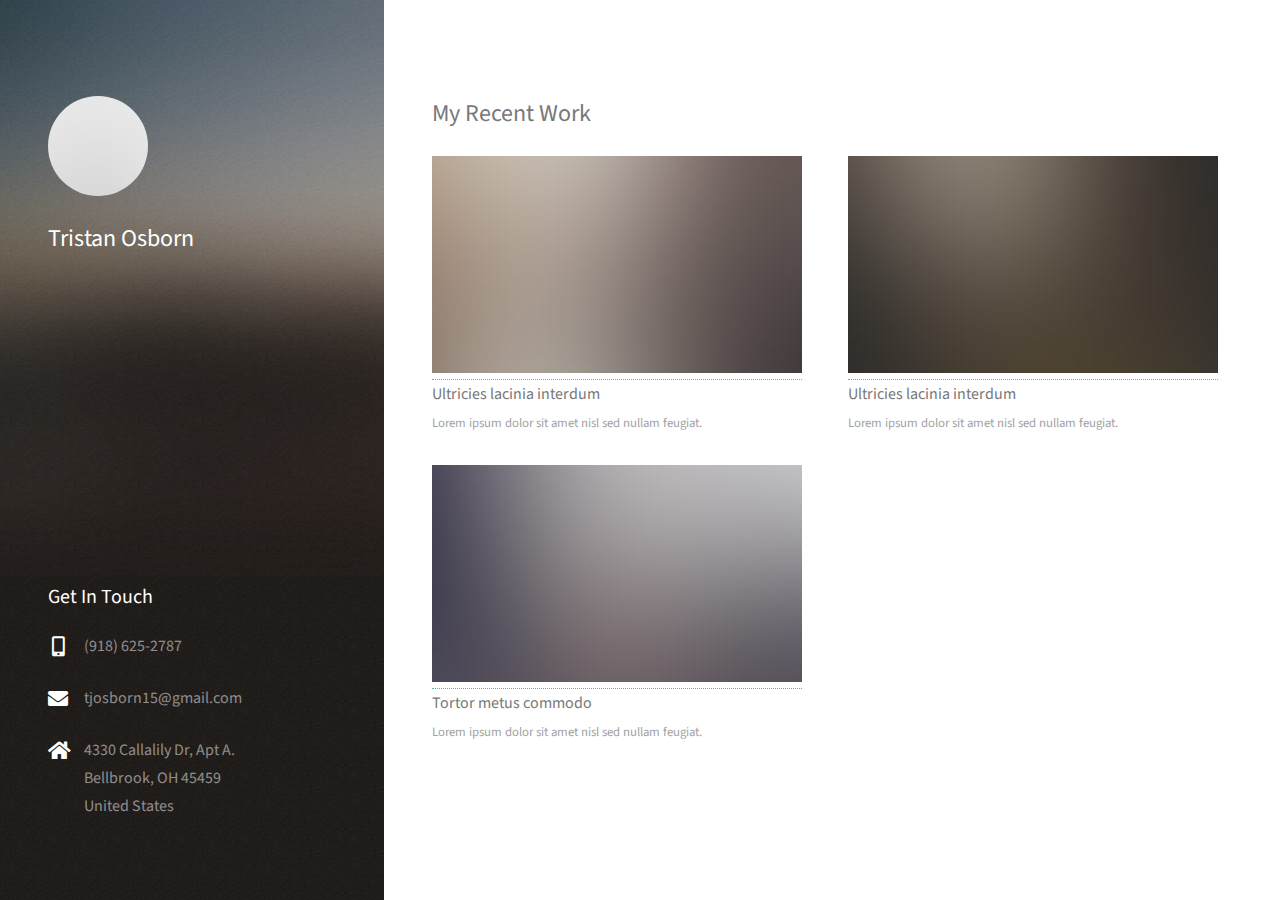
<file: index.html>
<!DOCTYPE HTML>

<html>
	<head>
		<title>tristan osborn</title>
		<meta charset="utf-8" />
		<meta name="viewport" content="width=device-width, initial-scale=1, user-scalable=no" />
		<link rel="stylesheet" href="assets/css/main.css" />
	</head>
	<body class="is-preload">

		<!-- Header -->
			<header id="header">
				<div class="inner">
					<a href="#" class="image avatar"><img src="images/avatar.jpg" alt="" /></a>
					<h2><strong>Tristan Osborn</strong></h2></br>
				</div>

			<h3>Get In Touch</h3>
			<div>
				<div class="col-4 col-12-small">
					<ul class="labeled-icons">
						<li>
							<h3 class="icon solid fa-mobile-alt"><span class="label">Phone</span></h3>
							(918) 625-2787
						</li>
						<li>
							<h3 class="icon solid fa-envelope"><span class="label">Email</span></h3>
							tjosborn15@gmail.com</a>
						</li>
						<li>
							<h3 class="icon solid fa-home"><span class="label">Address</span></h3>
							4330 Callalily Dr, Apt A.<br />
							Bellbrook, OH 45459<br />
							United States
						</li>
					</ul>
				</div>
			</header>

		<!-- Main -->
			<div id="main">

				<!-- Two -->
					<section id="two">
						<h2>My Recent Work</h2>
						<div class="row">
							<article class="col-6 col-12-xsmall work-item">
								<a href="cars4u_final-2.html" target="_blank"><img src="images/thumbs/01.jpg" alt="" /></a>
								<h3>Ultricies lacinia interdum</h3>
								<p>Lorem ipsum dolor sit amet nisl sed nullam feugiat.</p>
							</article>
							<article class="col-6 col-12-xsmall work-item">
							    <a href="Foo-2.html" target="_blank">
							        <img src="images/thumbs/02.jpg" alt="" />
							    </a>
							    <h3>Ultricies lacinia interdum</h3>
							    <p>Lorem ipsum dolor sit amet nisl sed nullam feugiat.</p>
							</article>
							<article class="col-6 col-12-xsmall work-item">
								<a href="BostonHousing.html" target="_blank"><img src="images/thumbs/03.jpg" alt="" /></a>
								<h3>Tortor metus commodo</h3>
								<p>Lorem ipsum dolor sit amet nisl sed nullam feugiat.</p>
							</article>
						</div>
					</section>

			</div>

		<!-- Scripts -->
			<script src="assets/js/jquery.min.js"></script>
			<script src="assets/js/jquery.poptrox.min.js"></script>
			<script src="assets/js/browser.min.js"></script>
			<script src="assets/js/breakpoints.min.js"></script>
			<script src="assets/js/util.js"></script>
			<script src="assets/js/main.js"></script>

	</body>
</html>
</file>
<file: assets/css/main.css>
@import url("fontawesome-all.min.css");
@import url("https://fonts.googleapis.com/css?family=Source+Sans+Pro:400,400italic");

/*
	Strata by HTML5 UP
	html5up.net | @ajlkn
	Free for personal and commercial use under the CCA 3.0 license (html5up.net/license)
*/

html, body, div, span, applet, object,
iframe, h1, h2, h3, h4, h5, h6, p, blockquote,
pre, a, abbr, acronym, address, big, cite,
code, del, dfn, em, img, ins, kbd, q, s, samp,
small, strike, strong, sub, sup, tt, var, b,
u, i, center, dl, dt, dd, ol, ul, li, fieldset,
form, label, legend, table, caption, tbody,
tfoot, thead, tr, th, td, article, aside,
canvas, details, embed, figure, figcaption,
footer, header, hgroup, menu, nav, output, ruby,
section, summary, time, mark, audio, video {
	margin: 0;
	padding: 0;
	border: 0;
	font-size: 100%;
	font: inherit;
	vertical-align: baseline;}

article, aside, details, figcaption, figure,
footer, header, hgroup, menu, nav, section {
	display: block;}

body {
	line-height: 1;
}

ol, ul {
	list-style: none;
}

blockquote, q {
	quotes: none;
}

	blockquote:before, blockquote:after, q:before, q:after {
		content: '';
		content: none;
	}

table {
	border-collapse: collapse;
	border-spacing: 0;
}

body {
	-webkit-text-size-adjust: none;
}

mark {
	background-color: transparent;
	color: inherit;
}

input::-moz-focus-inner {
	border: 0;
	padding: 0;
}

input, select, textarea {
	-moz-appearance: none;
	-webkit-appearance: none;
	-ms-appearance: none;
	appearance: none;
}

/* Basic */

	html {
		box-sizing: border-box;
	}

	*, *:before, *:after {
		box-sizing: inherit;
	}

	body {
		background: #fff;
	}

		body.is-preload *, body.is-preload *:before, body.is-preload *:after {
			-moz-animation: none !important;
			-webkit-animation: none !important;
			-ms-animation: none !important;
			animation: none !important;
			-moz-transition: none !important;
			-webkit-transition: none !important;
			-ms-transition: none !important;
			transition: none !important;
		}

	body, input, select, textarea {
		color: #a2a2a2;
		font-family: "Source Sans Pro", Helvetica, sans-serif;
		font-size: 16pt;
		font-weight: 400;
		line-height: 1.75em;
	}

	a {
		-moz-transition: color 0.2s ease-in-out, border-color 0.2s ease-in-out;
		-webkit-transition: color 0.2s ease-in-out, border-color 0.2s ease-in-out;
		-ms-transition: color 0.2s ease-in-out, border-color 0.2s ease-in-out;
		transition: color 0.2s ease-in-out, border-color 0.2s ease-in-out;
		border-bottom: dotted 1px;
		color: #49bf9d;
		text-decoration: none;
	}

		a:hover {
			border-bottom-color: transparent;
			color: #49bf9d !important;
			text-decoration: none;
		}

	strong, b {
		color: #787878;
		font-weight: 400;
	}

	em, i {
		font-style: italic;
	}

	p {
		margin: 0 0 2em 0;
	}

	h1, h2, h3, h4, h5, h6 {
		color: #787878;
		font-weight: 400;
		line-height: 1em;
		margin: 0 0 1em 0;
	}

		h1 a, h2 a, h3 a, h4 a, h5 a, h6 a {
			color: inherit;
			text-decoration: none;
		}

	h1 {
		font-size: 2em;
		line-height: 1.5em;
	}

	h2 {
		font-size: 1.5em;
		line-height: 1.5em;
	}

	h3 {
		font-size: 1.25em;
		line-height: 1.5em;
	}

	h4 {
		font-size: 1.1em;
		line-height: 1.5em;
	}

	h5 {
		font-size: 0.9em;
		line-height: 1.5em;
	}

	h6 {
		font-size: 0.7em;
		line-height: 1.5em;
	}

	sub {
		font-size: 0.8em;
		position: relative;
		top: 0.5em;
	}

	sup {
		font-size: 0.8em;
		position: relative;
		top: -0.5em;
	}

	hr {
		border: 0;
		border-bottom: solid 2px #efefef;
		margin: 2em 0;
	}

		hr.major {
			margin: 3em 0;
		}

	blockquote {
		border-left: solid 6px #efefef;
		font-style: italic;
		margin: 0 0 2em 0;
		padding: 0.5em 0 0.5em 1.5em;
	}

	code {
		background: #f7f7f7;
		border-radius: 0.35em;
		border: solid 2px #efefef;
		font-family: "Courier New", monospace;
		font-size: 0.9em;
		margin: 0 0.25em;
		padding: 0.25em 0.65em;
	}

	pre {
		-webkit-overflow-scrolling: touch;
		font-family: "Courier New", monospace;
		font-size: 0.9em;
		margin: 0 0 2em 0;
	}

		pre code {
			display: block;
			line-height: 1.75em;
			padding: 1em 1.5em;
			overflow-x: auto;
		}

	.align-left {
		text-align: left;
	}

	.align-center {
		text-align: center;
	}

	.align-right {
		text-align: right;
	}

/* Container */

	.container {
		margin: 0 auto;
		max-width: calc(100% - 4em);
		width: 100%;
	}

		.container.xsmall {
			width: 25%;
		}

		.container.small {
			width: 50%;
		}

		.container.medium {
			width: 75%;
		}

		.container.large {
			width: 125%;
		}

		.container.xlarge {
			width: 150%;
		}

		.container.max {
			width: 100%;
		}

		@media screen and (max-width: 980px) {

			.container {
				width: 100% !important;
				max-width: 100% !important;
			}

		}

		@media screen and (max-width: 480px) {

			.container {
				max-width: calc(100% - 3em);
			}

		}

/* tile */

	.tile {
		border-radius: 0.35em;
		border: 0;
		display: inline-block;
		position: relative;
	}

/* Row */

	.row {
		display: flex;
		flex-wrap: wrap;
		box-sizing: border-box;
		align-items: stretch;
	}

		.row > * {
			box-sizing: border-box;
		}

		.row.gtr-uniform > * > :last-child {
			margin-bottom: 0;
		}

		.row.aln-left {
			justify-content: flex-start;
		}

		.row.aln-center {
			justify-content: center;
		}

		.row.aln-right {
			justify-content: flex-end;
		}

		.row.aln-top {
			align-items: flex-start;
		}

		.row.aln-middle {
			align-items: center;
		}

		.row.aln-bottom {
			align-items: flex-end;
		}

		.row > .imp {
			order: -1;
		}

		.row > .col-1 {
			width: 8.33333%;
		}

		.row > .off-1 {
			margin-left: 8.33333%;
		}

		.row > .col-2 {
			width: 16.66667%;
		}

		.row > .off-2 {
			margin-left: 16.66667%;
		}

		.row > .col-3 {
			width: 25%;
		}

		.row > .off-3 {
			margin-left: 25%;
		}

		.row > .col-4 {
			width: 33.33333%;
		}

		.row > .off-4 {
			margin-left: 33.33333%;
		}

		.row > .col-5 {
			width: 41.66667%;
		}

		.row > .off-5 {
			margin-left: 41.66667%;
		}

		.row > .col-6 {
			width: 50%;
		}

		.row > .off-6 {
			margin-left: 50%;
		}

		.row > .col-7 {
			width: 58.33333%;
		}

		.row > .off-7 {
			margin-left: 58.33333%;
		}

		.row > .col-8 {
			width: 66.66667%;
		}

		.row > .off-8 {
			margin-left: 66.66667%;
		}

		.row > .col-9 {
			width: 75%;
		}

		.row > .off-9 {
			margin-left: 75%;
		}

		.row > .col-10 {
			width: 83.33333%;
		}

		.row > .off-10 {
			margin-left: 83.33333%;
		}

		.row > .col-11 {
			width: 91.66667%;
		}

		.row > .off-11 {
			margin-left: 91.66667%;
		}

		.row > .col-12 {
			width: 100%;
		}

		.row > .off-12 {
			margin-left: 100%;
		}

		.row.gtr-0 {
			margin-top: 0;
			margin-left: 0em;
		}

			.row.gtr-0 > * {
				padding: 0 0 0 0em;
			}

			.row.gtr-0.gtr-uniform {
				margin-top: 0em;
			}

				.row.gtr-0.gtr-uniform > * {
					padding-top: 0em;
				}

		.row.gtr-25 {
			margin-top: 0;
			margin-left: -0.625em;
		}

			.row.gtr-25 > * {
				padding: 0 0 0 0.625em;
			}

			.row.gtr-25.gtr-uniform {
				margin-top: -0.625em;
			}

				.row.gtr-25.gtr-uniform > * {
					padding-top: 0.625em;
				}

		.row.gtr-50 {
			margin-top: 0;
			margin-left: -1.25em;
		}

			.row.gtr-50 > * {
				padding: 0 0 0 1.25em;
			}

			.row.gtr-50.gtr-uniform {
				margin-top: -1.25em;
			}

				.row.gtr-50.gtr-uniform > * {
					padding-top: 1.25em;
				}

		.row {
			margin-top: 0;
			margin-left: -2.5em;
		}

			.row > * {
				padding: 0 0 0 2.5em;
			}

			.row.gtr-uniform {
				margin-top: -2.5em;
			}

				.row.gtr-uniform > * {
					padding-top: 2.5em;
				}

		.row.gtr-150 {
			margin-top: 0;
			margin-left: -3.75em;
		}

			.row.gtr-150 > * {
				padding: 0 0 0 3.75em;
			}

			.row.gtr-150.gtr-uniform {
				margin-top: -3.75em;
			}

				.row.gtr-150.gtr-uniform > * {
					padding-top: 3.75em;
				}

		.row.gtr-200 {
			margin-top: 0;
			margin-left: -5em;
		}

			.row.gtr-200 > * {
				padding: 0 0 0 5em;
			}

			.row.gtr-200.gtr-uniform {
				margin-top: -5em;
			}

				.row.gtr-200.gtr-uniform > * {
					padding-top: 5em;
				}

		@media screen and (max-width: 1800px) {

			.row {
				display: flex;
				flex-wrap: wrap;
				box-sizing: border-box;
				align-items: stretch;
			}

				.row > * {
					box-sizing: border-box;
				}

				.row.gtr-uniform > * > :last-child {
					margin-bottom: 0;
				}

				.row.aln-left {
					justify-content: flex-start;
				}

				.row.aln-center {
					justify-content: center;
				}

				.row.aln-right {
					justify-content: flex-end;
				}

				.row.aln-top {
					align-items: flex-start;
				}

				.row.aln-middle {
					align-items: center;
				}

				.row.aln-bottom {
					align-items: flex-end;
				}

				.row > .imp-xlarge {
					order: -1;
				}

				.row > .col-1-xlarge {
					width: 8.33333%;
				}

				.row > .off-1-xlarge {
					margin-left: 8.33333%;
				}

				.row > .col-2-xlarge {
					width: 16.66667%;
				}

				.row > .off-2-xlarge {
					margin-left: 16.66667%;
				}

				.row > .col-3-xlarge {
					width: 25%;
				}

				.row > .off-3-xlarge {
					margin-left: 25%;
				}

				.row > .col-4-xlarge {
					width: 33.33333%;
				}

				.row > .off-4-xlarge {
					margin-left: 33.33333%;
				}

				.row > .col-5-xlarge {
					width: 41.66667%;
				}

				.row > .off-5-xlarge {
					margin-left: 41.66667%;
				}

				.row > .col-6-xlarge {
					width: 50%;
				}

				.row > .off-6-xlarge {
					margin-left: 50%;
				}

				.row > .col-7-xlarge {
					width: 58.33333%;
				}

				.row > .off-7-xlarge {
					margin-left: 58.33333%;
				}

				.row > .col-8-xlarge {
					width: 66.66667%;
				}

				.row > .off-8-xlarge {
					margin-left: 66.66667%;
				}

				.row > .col-9-xlarge {
					width: 75%;
				}

				.row > .off-9-xlarge {
					margin-left: 75%;
				}

				.row > .col-10-xlarge {
					width: 83.33333%;
				}

				.row > .off-10-xlarge {
					margin-left: 83.33333%;
				}

				.row > .col-11-xlarge {
					width: 91.66667%;
				}

				.row > .off-11-xlarge {
					margin-left: 91.66667%;
				}

				.row > .col-12-xlarge {
					width: 100%;
				}

				.row > .off-12-xlarge {
					margin-left: 100%;
				}

				.row.gtr-0 {
					margin-top: 0;
					margin-left: 0em;
				}

					.row.gtr-0 > * {
						padding: 0 0 0 0em;
					}

					.row.gtr-0.gtr-uniform {
						margin-top: 0em;
					}

						.row.gtr-0.gtr-uniform > * {
							padding-top: 0em;
						}

				.row.gtr-25 {
					margin-top: 0;
					margin-left: -0.625em;
				}

					.row.gtr-25 > * {
						padding: 0 0 0 0.625em;
					}

					.row.gtr-25.gtr-uniform {
						margin-top: -0.625em;
					}

						.row.gtr-25.gtr-uniform > * {
							padding-top: 0.625em;
						}

				.row.gtr-50 {
					margin-top: 0;
					margin-left: -1.25em;
				}

					.row.gtr-50 > * {
						padding: 0 0 0 1.25em;
					}

					.row.gtr-50.gtr-uniform {
						margin-top: -1.25em;
					}

						.row.gtr-50.gtr-uniform > * {
							padding-top: 1.25em;
						}

				.row {
					margin-top: 0;
					margin-left: -2.5em;
				}

					.row > * {
						padding: 0 0 0 2.5em;
					}

					.row.gtr-uniform {
						margin-top: -2.5em;
					}

						.row.gtr-uniform > * {
							padding-top: 2.5em;
						}

				.row.gtr-150 {
					margin-top: 0;
					margin-left: -3.75em;
				}

					.row.gtr-150 > * {
						padding: 0 0 0 3.75em;
					}

					.row.gtr-150.gtr-uniform {
						margin-top: -3.75em;
					}

						.row.gtr-150.gtr-uniform > * {
							padding-top: 3.75em;
						}

				.row.gtr-200 {
					margin-top: 0;
					margin-left: -5em;
				}

					.row.gtr-200 > * {
						padding: 0 0 0 5em;
					}

					.row.gtr-200.gtr-uniform {
						margin-top: -5em;
					}

						.row.gtr-200.gtr-uniform > * {
							padding-top: 5em;
						}

		}

		@media screen and (max-width: 1280px) {

			.row {
				display: flex;
				flex-wrap: wrap;
				box-sizing: border-box;
				align-items: stretch;
			}

				.row > * {
					box-sizing: border-box;
				}

				.row.gtr-uniform > * > :last-child {
					margin-bottom: 0;
				}

				.row.aln-left {
					justify-content: flex-start;
				}

				.row.aln-center {
					justify-content: center;
				}

				.row.aln-right {
					justify-content: flex-end;
				}

				.row.aln-top {
					align-items: flex-start;
				}

				.row.aln-middle {
					align-items: center;
				}

				.row.aln-bottom {
					align-items: flex-end;
				}

				.row > .imp-large {
					order: -1;
				}

				.row > .col-1-large {
					width: 8.33333%;
				}

				.row > .off-1-large {
					margin-left: 8.33333%;
				}

				.row > .col-2-large {
					width: 16.66667%;
				}

				.row > .off-2-large {
					margin-left: 16.66667%;
				}

				.row > .col-3-large {
					width: 25%;
				}

				.row > .off-3-large {
					margin-left: 25%;
				}

				.row > .col-4-large {
					width: 33.33333%;
				}

				.row > .off-4-large {
					margin-left: 33.33333%;
				}

				.row > .col-5-large {
					width: 41.66667%;
				}

				.row > .off-5-large {
					margin-left: 41.66667%;
				}

				.row > .col-6-large {
					width: 50%;
				}

				.row > .off-6-large {
					margin-left: 50%;
				}

				.row > .col-7-large {
					width: 58.33333%;
				}

				.row > .off-7-large {
					margin-left: 58.33333%;
				}

				.row > .col-8-large {
					width: 66.66667%;
				}

				.row > .off-8-large {
					margin-left: 66.66667%;
				}

				.row > .col-9-large {
					width: 75%;
				}

				.row > .off-9-large {
					margin-left: 75%;
				}

				.row > .col-10-large {
					width: 83.33333%;
				}

				.row > .off-10-large {
					margin-left: 83.33333%;
				}

				.row > .col-11-large {
					width: 91.66667%;
				}

				.row > .off-11-large {
					margin-left: 91.66667%;
				}

				.row > .col-12-large {
					width: 100%;
				}

				.row > .off-12-large {
					margin-left: 100%;
				}

				.row.gtr-0 {
					margin-top: 0;
					margin-left: 0em;
				}

					.row.gtr-0 > * {
						padding: 0 0 0 0em;
					}

					.row.gtr-0.gtr-uniform {
						margin-top: 0em;
					}

						.row.gtr-0.gtr-uniform > * {
							padding-top: 0em;
						}

				.row.gtr-25 {
					margin-top: 0;
					margin-left: -0.5em;
				}

					.row.gtr-25 > * {
						padding: 0 0 0 0.5em;
					}

					.row.gtr-25.gtr-uniform {
						margin-top: -0.5em;
					}

						.row.gtr-25.gtr-uniform > * {
							padding-top: 0.5em;
						}

				.row.gtr-50 {
					margin-top: 0;
					margin-left: -1em;
				}

					.row.gtr-50 > * {
						padding: 0 0 0 1em;
					}

					.row.gtr-50.gtr-uniform {
						margin-top: -1em;
					}

						.row.gtr-50.gtr-uniform > * {
							padding-top: 1em;
						}

				.row {
					margin-top: 0;
					margin-left: -2em;
				}

					.row > * {
						padding: 0 0 0 2em;
					}

					.row.gtr-uniform {
						margin-top: -2em;
					}

						.row.gtr-uniform > * {
							padding-top: 2em;
						}

				.row.gtr-150 {
					margin-top: 0;
					margin-left: -3em;
				}

					.row.gtr-150 > * {
						padding: 0 0 0 3em;
					}

					.row.gtr-150.gtr-uniform {
						margin-top: -3em;
					}

						.row.gtr-150.gtr-uniform > * {
							padding-top: 3em;
						}

				.row.gtr-200 {
					margin-top: 0;
					margin-left: -4em;
				}

					.row.gtr-200 > * {
						padding: 0 0 0 4em;
					}

					.row.gtr-200.gtr-uniform {
						margin-top: -4em;
					}

						.row.gtr-200.gtr-uniform > * {
							padding-top: 4em;
						}

		}

		@media screen and (max-width: 980px) {

			.row {
				display: flex;
				flex-wrap: wrap;
				box-sizing: border-box;
				align-items: stretch;
			}

				.row > * {
					box-sizing: border-box;
				}

				.row.gtr-uniform > * > :last-child {
					margin-bottom: 0;
				}

				.row.aln-left {
					justify-content: flex-start;
				}

				.row.aln-center {
					justify-content: center;
				}

				.row.aln-right {
					justify-content: flex-end;
				}

				.row.aln-top {
					align-items: flex-start;
				}

				.row.aln-middle {
					align-items: center;
				}

				.row.aln-bottom {
					align-items: flex-end;
				}

				.row > .imp-medium {
					order: -1;
				}

				.row > .col-1-medium {
					width: 8.33333%;
				}

				.row > .off-1-medium {
					margin-left: 8.33333%;
				}

				.row > .col-2-medium {
					width: 16.66667%;
				}

				.row > .off-2-medium {
					margin-left: 16.66667%;
				}

				.row > .col-3-medium {
					width: 25%;
				}

				.row > .off-3-medium {
					margin-left: 25%;
				}

				.row > .col-4-medium {
					width: 33.33333%;
				}

				.row > .off-4-medium {
					margin-left: 33.33333%;
				}

				.row > .col-5-medium {
					width: 41.66667%;
				}

				.row > .off-5-medium {
					margin-left: 41.66667%;
				}

				.row > .col-6-medium {
					width: 50%;
				}

				.row > .off-6-medium {
					margin-left: 50%;
				}

				.row > .col-7-medium {
					width: 58.33333%;
				}

				.row > .off-7-medium {
					margin-left: 58.33333%;
				}

				.row > .col-8-medium {
					width: 66.66667%;
				}

				.row > .off-8-medium {
					margin-left: 66.66667%;
				}

				.row > .col-9-medium {
					width: 75%;
				}

				.row > .off-9-medium {
					margin-left: 75%;
				}

				.row > .col-10-medium {
					width: 83.33333%;
				}

				.row > .off-10-medium {
					margin-left: 83.33333%;
				}

				.row > .col-11-medium {
					width: 91.66667%;
				}

				.row > .off-11-medium {
					margin-left: 91.66667%;
				}

				.row > .col-12-medium {
					width: 100%;
				}

				.row > .off-12-medium {
					margin-left: 100%;
				}

				.row.gtr-0 {
					margin-top: 0;
					margin-left: 0em;
				}

					.row.gtr-0 > * {
						padding: 0 0 0 0em;
					}

					.row.gtr-0.gtr-uniform {
						margin-top: 0em;
					}

						.row.gtr-0.gtr-uniform > * {
							padding-top: 0em;
						}

				.row.gtr-25 {
					margin-top: 0;
					margin-left: -0.5em;
				}

					.row.gtr-25 > * {
						padding: 0 0 0 0.5em;
					}

					.row.gtr-25.gtr-uniform {
						margin-top: -0.5em;
					}

						.row.gtr-25.gtr-uniform > * {
							padding-top: 0.5em;
						}

				.row.gtr-50 {
					margin-top: 0;
					margin-left: -1em;
				}

					.row.gtr-50 > * {
						padding: 0 0 0 1em;
					}

					.row.gtr-50.gtr-uniform {
						margin-top: -1em;
					}

						.row.gtr-50.gtr-uniform > * {
							padding-top: 1em;
						}

				.row {
					margin-top: 0;
					margin-left: -2em;
				}

					.row > * {
						padding: 0 0 0 2em;
					}

					.row.gtr-uniform {
						margin-top: -2em;
					}

						.row.gtr-uniform > * {
							padding-top: 2em;
						}

				.row.gtr-150 {
					margin-top: 0;
					margin-left: -3em;
				}

					.row.gtr-150 > * {
						padding: 0 0 0 3em;
					}

					.row.gtr-150.gtr-uniform {
						margin-top: -3em;
					}

						.row.gtr-150.gtr-uniform > * {
							padding-top: 3em;
						}

				.row.gtr-200 {
					margin-top: 0;
					margin-left: -4em;
				}

					.row.gtr-200 > * {
						padding: 0 0 0 4em;
					}

					.row.gtr-200.gtr-uniform {
						margin-top: -4em;
					}

						.row.gtr-200.gtr-uniform > * {
							padding-top: 4em;
						}

		}

		@media screen and (max-width: 736px) {

			.row {
				display: flex;
				flex-wrap: wrap;
				box-sizing: border-box;
				align-items: stretch;
			}

				.row > * {
					box-sizing: border-box;
				}

				.row.gtr-uniform > * > :last-child {
					margin-bottom: 0;
				}

				.row.aln-left {
					justify-content: flex-start;
				}

				.row.aln-center {
					justify-content: center;
				}

				.row.aln-right {
					justify-content: flex-end;
				}

				.row.aln-top {
					align-items: flex-start;
				}

				.row.aln-middle {
					align-items: center;
				}

				.row.aln-bottom {
					align-items: flex-end;
				}

				.row > .imp-small {
					order: -1;
				}

				.row > .col-1-small {
					width: 8.33333%;
				}

				.row > .off-1-small {
					margin-left: 8.33333%;
				}

				.row > .col-2-small {
					width: 16.66667%;
				}

				.row > .off-2-small {
					margin-left: 16.66667%;
				}

				.row > .col-3-small {
					width: 25%;
				}

				.row > .off-3-small {
					margin-left: 25%;
				}

				.row > .col-4-small {
					width: 33.33333%;
				}

				.row > .off-4-small {
					margin-left: 33.33333%;
				}

				.row > .col-5-small {
					width: 41.66667%;
				}

				.row > .off-5-small {
					margin-left: 41.66667%;
				}

				.row > .col-6-small {
					width: 50%;
				}

				.row > .off-6-small {
					margin-left: 50%;
				}

				.row > .col-7-small {
					width: 58.33333%;
				}

				.row > .off-7-small {
					margin-left: 58.33333%;
				}

				.row > .col-8-small {
					width: 66.66667%;
				}

				.row > .off-8-small {
					margin-left: 66.66667%;
				}

				.row > .col-9-small {
					width: 75%;
				}

				.row > .off-9-small {
					margin-left: 75%;
				}

				.row > .col-10-small {
					width: 83.33333%;
				}

				.row > .off-10-small {
					margin-left: 83.33333%;
				}

				.row > .col-11-small {
					width: 91.66667%;
				}

				.row > .off-11-small {
					margin-left: 91.66667%;
				}

				.row > .col-12-small {
					width: 100%;
				}

				.row > .off-12-small {
					margin-left: 100%;
				}

				.row.gtr-0 {
					margin-top: 0;
					margin-left: 0em;
				}

					.row.gtr-0 > * {
						padding: 0 0 0 0em;
					}

					.row.gtr-0.gtr-uniform {
						margin-top: 0em;
					}

						.row.gtr-0.gtr-uniform > * {
							padding-top: 0em;
						}

				.row.gtr-25 {
					margin-top: 0;
					margin-left: -0.375em;
				}

					.row.gtr-25 > * {
						padding: 0 0 0 0.375em;
					}

					.row.gtr-25.gtr-uniform {
						margin-top: -0.375em;
					}

						.row.gtr-25.gtr-uniform > * {
							padding-top: 0.375em;
						}

				.row.gtr-50 {
					margin-top: 0;
					margin-left: -0.75em;
				}

					.row.gtr-50 > * {
						padding: 0 0 0 0.75em;
					}

					.row.gtr-50.gtr-uniform {
						margin-top: -0.75em;
					}

						.row.gtr-50.gtr-uniform > * {
							padding-top: 0.75em;
						}

				.row {
					margin-top: 0;
					margin-left: -1.5em;
				}

					.row > * {
						padding: 0 0 0 1.5em;
					}

					.row.gtr-uniform {
						margin-top: -1.5em;
					}

						.row.gtr-uniform > * {
							padding-top: 1.5em;
						}

				.row.gtr-150 {
					margin-top: 0;
					margin-left: -2.25em;
				}

					.row.gtr-150 > * {
						padding: 0 0 0 2.25em;
					}

					.row.gtr-150.gtr-uniform {
						margin-top: -2.25em;
					}

						.row.gtr-150.gtr-uniform > * {
							padding-top: 2.25em;
						}

				.row.gtr-200 {
					margin-top: 0;
					margin-left: -3em;
				}

					.row.gtr-200 > * {
						padding: 0 0 0 3em;
					}

					.row.gtr-200.gtr-uniform {
						margin-top: -3em;
					}

						.row.gtr-200.gtr-uniform > * {
							padding-top: 3em;
						}

		}

		@media screen and (max-width: 480px) {

			.row {
				display: flex;
				flex-wrap: wrap;
				box-sizing: border-box;
				align-items: stretch;
			}

				.row > * {
					box-sizing: border-box;
				}

				.row.gtr-uniform > * > :last-child {
					margin-bottom: 0;
				}

				.row.aln-left {
					justify-content: flex-start;
				}

				.row.aln-center {
					justify-content: center;
				}

				.row.aln-right {
					justify-content: flex-end;
				}

				.row.aln-top {
					align-items: flex-start;
				}

				.row.aln-middle {
					align-items: center;
				}

				.row.aln-bottom {
					align-items: flex-end;
				}

				.row > .imp-xsmall {
					order: -1;
				}

				.row > .col-1-xsmall {
					width: 8.33333%;
				}

				.row > .off-1-xsmall {
					margin-left: 8.33333%;
				}

				.row > .col-2-xsmall {
					width: 16.66667%;
				}

				.row > .off-2-xsmall {
					margin-left: 16.66667%;
				}

				.row > .col-3-xsmall {
					width: 25%;
				}

				.row > .off-3-xsmall {
					margin-left: 25%;
				}

				.row > .col-4-xsmall {
					width: 33.33333%;
				}

				.row > .off-4-xsmall {
					margin-left: 33.33333%;
				}

				.row > .col-5-xsmall {
					width: 41.66667%;
				}

				.row > .off-5-xsmall {
					margin-left: 41.66667%;
				}

				.row > .col-6-xsmall {
					width: 50%;
				}

				.row > .off-6-xsmall {
					margin-left: 50%;
				}

				.row > .col-7-xsmall {
					width: 58.33333%;
				}

				.row > .off-7-xsmall {
					margin-left: 58.33333%;
				}

				.row > .col-8-xsmall {
					width: 66.66667%;
				}

				.row > .off-8-xsmall {
					margin-left: 66.66667%;
				}

				.row > .col-9-xsmall {
					width: 75%;
				}

				.row > .off-9-xsmall {
					margin-left: 75%;
				}

				.row > .col-10-xsmall {
					width: 83.33333%;
				}

				.row > .off-10-xsmall {
					margin-left: 83.33333%;
				}

				.row > .col-11-xsmall {
					width: 91.66667%;
				}

				.row > .off-11-xsmall {
					margin-left: 91.66667%;
				}

				.row > .col-12-xsmall {
					width: 100%;
				}

				.row > .off-12-xsmall {
					margin-left: 100%;
				}

				.row.gtr-0 {
					margin-top: 0;
					margin-left: 0em;
				}

					.row.gtr-0 > * {
						padding: 0 0 0 0em;
					}

					.row.gtr-0.gtr-uniform {
						margin-top: 0em;
					}

						.row.gtr-0.gtr-uniform > * {
							padding-top: 0em;
						}

				.row.gtr-25 {
					margin-top: 0;
					margin-left: -0.375em;
				}

					.row.gtr-25 > * {
						padding: 0 0 0 0.375em;
					}

					.row.gtr-25.gtr-uniform {
						margin-top: -0.375em;
					}

						.row.gtr-25.gtr-uniform > * {
							padding-top: 0.375em;
						}

				.row.gtr-50 {
					margin-top: 0;
					margin-left: -0.75em;
				}

					.row.gtr-50 > * {
						padding: 0 0 0 0.75em;
					}

					.row.gtr-50.gtr-uniform {
						margin-top: -0.75em;
					}

						.row.gtr-50.gtr-uniform > * {
							padding-top: 0.75em;
						}

				.row {
					margin-top: 0;
					margin-left: -1.5em;
				}

					.row > * {
						padding: 0 0 0 1.5em;
					}

					.row.gtr-uniform {
						margin-top: -1.5em;
					}

						.row.gtr-uniform > * {
							padding-top: 1.5em;
						}

				.row.gtr-150 {
					margin-top: 0;
					margin-left: -2.25em;
				}

					.row.gtr-150 > * {
						padding: 0 0 0 2.25em;
					}

					.row.gtr-150.gtr-uniform {
						margin-top: -2.25em;
					}

						.row.gtr-150.gtr-uniform > * {
							padding-top: 2.25em;
						}

				.row.gtr-200 {
					margin-top: 0;
					margin-left: -3em;
				}

					.row.gtr-200 > * {
						padding: 0 0 0 3em;
					}

					.row.gtr-200.gtr-uniform {
						margin-top: -3em;
					}

						.row.gtr-200.gtr-uniform > * {
							padding-top: 3em;
						}

		}

/* Section/Article */

	section.special, article.special {
		text-align: center;
	}

	header p {
		color: #b2b2b2;
		position: relative;
		margin: 0 0 1.5em 0;
	}

	header h2 + p {
		font-size: 1.25em;
		margin-top: -1em;
		line-height: 1.5em;
	}

	header h3 + p {
		font-size: 1.1em;
		margin-top: -0.8em;
		line-height: 1.5em;
	}

	header h4 + p,
	header h5 + p,
	header h6 + p {
		font-size: 0.9em;
		margin-top: -0.6em;
		line-height: 1.5em;
	}

	header.major h2 {
		font-size: 2em;
	}

/* Form */

	form {
		margin: 0 0 2em 0;
	}

	label {
		color: #787878;
		display: block;
		font-size: 0.9em;
		font-weight: 400;
		margin: 0 0 1em 0;
	}

	input[type="text"],
	input[type="password"],
	input[type="email"],
	select,
	textarea {
		-moz-appearance: none;
		-webkit-appearance: none;
		-ms-appearance: none;
		appearance: none;
		background: #f7f7f7;
		border-radius: 0.35em;
		border: solid 2px transparent;
		color: inherit;
		display: block;
		outline: 0;
		padding: 0 0.75em;
		text-decoration: none;
		width: 100%;
	}

		input[type="text"]:invalid,
		input[type="password"]:invalid,
		input[type="email"]:invalid,
		select:invalid,
		textarea:invalid {
			box-shadow: none;
		}

		input[type="text"]:focus,
		input[type="password"]:focus,
		input[type="email"]:focus,
		select:focus,
		textarea:focus {
			border-color: #49bf9d;
		}

	select {
		background-image: url("data:image/svg+xml;charset=utf8,%3Csvg xmlns='http://www.w3.org/2000/svg' width='40' height='40' preserveAspectRatio='none' viewBox='0 0 40 40'%3E%3Cpath d='M9.4,12.3l10.4,10.4l10.4-10.4c0.2-0.2,0.5-0.4,0.9-0.4c0.3,0,0.6,0.1,0.9,0.4l3.3,3.3c0.2,0.2,0.4,0.5,0.4,0.9 c0,0.4-0.1,0.6-0.4,0.9L20.7,31.9c-0.2,0.2-0.5,0.4-0.9,0.4c-0.3,0-0.6-0.1-0.9-0.4L4.3,17.3c-0.2-0.2-0.4-0.5-0.4-0.9 c0-0.4,0.1-0.6,0.4-0.9l3.3-3.3c0.2-0.2,0.5-0.4,0.9-0.4S9.1,12.1,9.4,12.3z' fill='%23dfdfdf' /%3E%3C/svg%3E");
		background-size: 1.25rem;
		background-repeat: no-repeat;
		background-position: calc(100% - 1rem) center;
		height: 2.75em;
		padding-right: 2.75em;
		text-overflow: ellipsis;
	}

		select option {
			color: #787878;
			background: #fff;
		}

		select:focus::-ms-value {
			background-color: transparent;
		}

		select::-ms-expand {
			display: none;
		}

	input[type="text"],
	input[type="password"],
	input[type="email"],
	select {
		height: 2.75em;
	}

	textarea {
		padding: 0.75em;
	}

	input[type="checkbox"],
	input[type="radio"] {
		-moz-appearance: none;
		-webkit-appearance: none;
		-ms-appearance: none;
		appearance: none;
		display: block;
		float: left;
		margin-right: -2em;
		opacity: 0;
		width: 1em;
		z-index: -1;
	}

		input[type="checkbox"] + label,
		input[type="radio"] + label {
			text-decoration: none;
			color: #a2a2a2;
			cursor: pointer;
			display: inline-block;
			font-size: 1em;
			font-weight: 400;
			padding-left: 2.4em;
			padding-right: 0.75em;
			position: relative;
		}

			input[type="checkbox"] + label:before,
			input[type="radio"] + label:before {
				-moz-osx-font-smoothing: grayscale;
				-webkit-font-smoothing: antialiased;
				display: inline-block;
				font-style: normal;
				font-variant: normal;
				text-rendering: auto;
				line-height: 1;
				text-transform: none !important;
				font-family: 'Font Awesome 5 Free';
				font-weight: 900;
			}

			input[type="checkbox"] + label:before,
			input[type="radio"] + label:before {
				background: #f7f7f7;
				border-radius: 0.35em;
				border: solid 2px transparent;
				content: '';
				display: inline-block;
				font-size: 0.8em;
				height: 2.0625em;
				left: 0;
				line-height: 1.85625em;
				position: absolute;
				text-align: center;
				top: 0;
				width: 2.0625em;
			}

		input[type="checkbox"]:checked + label:before,
		input[type="radio"]:checked + label:before {
			background: #787878;
			border-color: #787878;
			color: #fff;
			content: '\f00c';
		}

		input[type="checkbox"]:focus + label:before,
		input[type="radio"]:focus + label:before {
			border-color: #49bf9d;
		}

	input[type="checkbox"] + label:before {
		border-radius: 0.35em;
	}

	input[type="radio"] + label:before {
		border-radius: 100%;
	}

	::-webkit-input-placeholder {
		color: #b2b2b2 !important;
		opacity: 1.0;
	}

	:-moz-placeholder {
		color: #b2b2b2 !important;
		opacity: 1.0;
	}

	::-moz-placeholder {
		color: #b2b2b2 !important;
		opacity: 1.0;
	}

	:-ms-input-placeholder {
		color: #b2b2b2 !important;
		opacity: 1.0;
	}

/* Box */

	.box {
		border-radius: 0.35em;
		border: solid 2px #efefef;
		margin-bottom: 2em;
		padding: 1.5em;
	}

		.box > :last-child,
		.box > :last-child > :last-child,
		.box > :last-child > :last-child > :last-child {
			margin-bottom: 0;
		}

		.box.alt {
			border: 0;
			border-radius: 0;
			padding: 0;
		}

/* Icon */

	.icon {
		text-decoration: none;
		border-bottom: none;
		position: relative;
	}

		.icon:before {
			-moz-osx-font-smoothing: grayscale;
			-webkit-font-smoothing: antialiased;
			display: inline-block;
			font-style: normal;
			font-variant: normal;
			text-rendering: auto;
			line-height: 1;
			text-transform: none !important;
			font-family: 'Font Awesome 5 Free';
			font-weight: 400;
		}

		.icon > .label {
			display: none;
		}

		.icon:before {
			line-height: inherit;
		}

		.icon.solid:before {
			font-weight: 900;
		}

		.icon.brands:before {
			font-family: 'Font Awesome 5 Brands';
		}

/* Image */

	.image {
		border-radius: 0.35em;
		border: 0;
		display: inline-block;
		position: relative;
	}

		.image:before {
			-moz-transition: opacity 0.2s ease-in-out;
			-webkit-transition: opacity 0.2s ease-in-out;
			-ms-transition: opacity 0.2s ease-in-out;
			transition: opacity 0.2s ease-in-out;
			background: url("images/overlay.png");
			border-radius: 0.35em;
			content: '';
			display: block;
			height: 100%;
			left: 0;
			opacity: 0.5;
			position: absolute;
			top: 0;
			width: 100%;
		}

		.image.thumb {
			text-align: center;
		}

			.image.thumb:after {
				-moz-transition: opacity 0.2s ease-in-out;
				-webkit-transition: opacity 0.2s ease-in-out;
				-ms-transition: opacity 0.2s ease-in-out;
				transition: opacity 0.2s ease-in-out;
				border-radius: 0.35em;
				border: solid 3px rgba(255, 255, 255, 0.5);
				color: #fff;
				content: 'View';
				display: inline-block;
				font-size: 0.8em;
				font-weight: 400;
				left: 50%;
				line-height: 2.25em;
				margin: -1.25em 0 0 -3em;
				opacity: 0;
				padding: 0 1.5em;
				position: absolute;
				text-align: center;
				text-decoration: none;
				top: 50%;
				white-space: nowrap;
			}

			.image.thumb:hover:after {
				opacity: 1.0;
			}

			.image.thumb:hover:before {
				background: url("images/overlay.png"), url("images/overlay.png");
				opacity: 1.0;
			}

		.image img {
			border-radius: 0.35em;
			display: block;
		}

		.image.left {
			float: left;
			margin: 0 1.5em 1em 0;
			top: 0.25em;
		}

		.image.right {
			float: right;
			margin: 0 0 1em 1.5em;
			top: 0.25em;
		}

		.image.left, .image.right {
			max-width: 40%;
		}

			.image.left img, .image.right img {
				width: 100%;
			}

		.image.fit {
			display: block;
			margin: 0 0 2em 0;
			width: 100%;
		}

			.image.fit img {
				width: 100%;
			}

		.image.avatar {
			border-radius: 100%;
		}

			.image.avatar:before {
				display: none;
			}

			.image.avatar img {
				border-radius: 100%;
				width: 100%;
			}

/* List */

	ol {
		list-style: decimal;
		margin: 0 0 2em 0;
		padding-left: 1.25em;
	}

		ol li {
			padding-left: 0.25em;
		}

	ul {
		list-style: disc;
		margin: 0 0 2em 0;
		padding-left: 1em;
	}

		ul li {
			padding-left: 0.5em;
		}

		ul.alt {
			list-style: none;
			padding-left: 0;
		}

			ul.alt li {
				border-top: solid 2px #efefef;
				padding: 0.5em 0;
			}

				ul.alt li:first-child {
					border-top: 0;
					padding-top: 0;
				}

	dl {
		margin: 0 0 2em 0;
	}

/* Icons */

	ul.icons {
		cursor: default;
		list-style: none;
		padding-left: 0;
	}

		ul.icons li {
			display: inline-block;
			padding: 0 1em 0 0;
		}

			ul.icons li:last-child {
				padding-right: 0;
			}

			ul.icons li .icon:before {
				font-size: 1.5em;
			}

/* Labeled Icons */

	ul.labeled-icons {
		list-style: none;
		padding: 0;
	}

		ul.labeled-icons li {
			line-height: 1.75em;
			margin: 1.5em 0 0 0;
			padding-left: 2.25em;
			position: relative;
		}

			ul.labeled-icons li:first-child {
				margin-top: 0;
			}

			ul.labeled-icons li a {
				color: inherit;
			}

			ul.labeled-icons li h3 {
				color: #b2b2b2;
				left: 0;
				position: absolute;
				text-align: center;
				top: 0;
				width: 1em;
			}

/* Actions */

	ul.actions {
		display: -moz-flex;
		display: -webkit-flex;
		display: -ms-flex;
		display: flex;
		cursor: default;
		list-style: none;
		margin-left: -1em;
		padding-left: 0;
	}

		ul.actions li {
			padding: 0 0 0 1em;
			vertical-align: middle;
		}

		ul.actions.special {
			-moz-justify-content: center;
			-webkit-justify-content: center;
			-ms-justify-content: center;
			justify-content: center;
			width: 100%;
			margin-left: 0;
		}

			ul.actions.special li:first-child {
				padding-left: 0;
			}

		ul.actions.stacked {
			-moz-flex-direction: column;
			-webkit-flex-direction: column;
			-ms-flex-direction: column;
			flex-direction: column;
			margin-left: 0;
		}

			ul.actions.stacked li {
				padding: 1.3em 0 0 0;
			}

				ul.actions.stacked li:first-child {
					padding-top: 0;
				}

		ul.actions.fit {
			width: calc(100% + 1em);
		}

			ul.actions.fit li {
				-moz-flex-grow: 1;
				-webkit-flex-grow: 1;
				-ms-flex-grow: 1;
				flex-grow: 1;
				-moz-flex-shrink: 1;
				-webkit-flex-shrink: 1;
				-ms-flex-shrink: 1;
				flex-shrink: 1;
				width: 100%;
			}

				ul.actions.fit li > * {
					width: 100%;
				}

			ul.actions.fit.stacked {
				width: 100%;
			}

		@media screen and (max-width: 480px) {

			ul.actions:not(.fixed) {
				-moz-flex-direction: column;
				-webkit-flex-direction: column;
				-ms-flex-direction: column;
				flex-direction: column;
				margin-left: 0;
				width: 100% !important;
			}

				ul.actions:not(.fixed) li {
					-moz-flex-grow: 1;
					-webkit-flex-grow: 1;
					-ms-flex-grow: 1;
					flex-grow: 1;
					-moz-flex-shrink: 1;
					-webkit-flex-shrink: 1;
					-ms-flex-shrink: 1;
					flex-shrink: 1;
					padding: 1em 0 0 0;
					text-align: center;
					width: 100%;
				}

					ul.actions:not(.fixed) li > * {
						width: 100%;
					}

					ul.actions:not(.fixed) li:first-child {
						padding-top: 0;
					}

					ul.actions:not(.fixed) li input[type="submit"],
					ul.actions:not(.fixed) li input[type="reset"],
					ul.actions:not(.fixed) li input[type="button"],
					ul.actions:not(.fixed) li button,
					ul.actions:not(.fixed) li .button {
						width: 100%;
					}

						ul.actions:not(.fixed) li input[type="submit"].icon:before,
						ul.actions:not(.fixed) li input[type="reset"].icon:before,
						ul.actions:not(.fixed) li input[type="button"].icon:before,
						ul.actions:not(.fixed) li button.icon:before,
						ul.actions:not(.fixed) li .button.icon:before {
							margin-left: -0.5em;
						}

		}

/* Table */

	.table-wrapper {
		-webkit-overflow-scrolling: touch;
		overflow-x: auto;
	}

	table {
		margin: 0 0 2em 0;
		width: 100%;
	}

		table tbody tr {
			border: solid 1px #efefef;
			border-left: 0;
			border-right: 0;
		}

			table tbody tr:nth-child(2n + 1) {
				background-color: #f7f7f7;
			}

		table td {
			padding: 0.75em 0.75em;
		}

		table th {
			color: #787878;
			font-size: 0.9em;
			font-weight: 400;
			padding: 0 0.75em 0.75em 0.75em;
			text-align: left;
		}

		table thead {
			border-bottom: solid 2px #efefef;
		}

		table tfoot {
			border-top: solid 2px #efefef;
		}

		table.alt {
			border-collapse: separate;
		}

			table.alt tbody tr td {
				border: solid 2px #efefef;
				border-left-width: 0;
				border-top-width: 0;
			}

				table.alt tbody tr td:first-child {
					border-left-width: 2px;
				}

			table.alt tbody tr:first-child td {
				border-top-width: 2px;
			}

			table.alt thead {
				border-bottom: 0;
			}

			table.alt tfoot {
				border-top: 0;
			}

/* Button */

	input[type="submit"],
	input[type="reset"],
	input[type="button"],
	.button {
		-moz-appearance: none;
		-webkit-appearance: none;
		-ms-appearance: none;
		appearance: none;
		-moz-transition: background-color 0.2s ease-in-out, color 0.2s ease-in-out, border-color 0.2s ease-in-out;
		-webkit-transition: background-color 0.2s ease-in-out, color 0.2s ease-in-out, border-color 0.2s ease-in-out;
		-ms-transition: background-color 0.2s ease-in-out, color 0.2s ease-in-out, border-color 0.2s ease-in-out;
		transition: background-color 0.2s ease-in-out, color 0.2s ease-in-out, border-color 0.2s ease-in-out;
		background-color: transparent;
		border-radius: 0.35em;
		border: solid 3px #efefef;
		color: #787878 !important;
		cursor: pointer;
		display: inline-block;
		font-weight: 400;
		height: 3.15em;
		height: calc(2.75em + 6px);
		line-height: 2.75em;
		min-width: 10em;
		padding: 0 1.5em;
		text-align: center;
		text-decoration: none;
		white-space: nowrap;
	}

		input[type="submit"]:hover,
		input[type="reset"]:hover,
		input[type="button"]:hover,
		.button:hover {
			border-color: #49bf9d;
			color: #49bf9d !important;
		}

		input[type="submit"]:active,
		input[type="reset"]:active,
		input[type="button"]:active,
		.button:active {
			background-color: rgba(73, 191, 157, 0.1);
			border-color: #49bf9d;
			color: #49bf9d !important;
		}

		input[type="submit"].icon,
		input[type="reset"].icon,
		input[type="button"].icon,
		.button.icon {
			padding-left: 1.35em;
		}

			input[type="submit"].icon:before,
			input[type="reset"].icon:before,
			input[type="button"].icon:before,
			.button.icon:before {
				margin-right: 0.5em;
			}

		input[type="submit"].fit,
		input[type="reset"].fit,
		input[type="button"].fit,
		.button.fit {
			min-width: 0;
			width: 100%;
		}

		input[type="submit"].small,
		input[type="reset"].small,
		input[type="button"].small,
		.button.small {
			font-size: 0.8em;
		}

		input[type="submit"].large,
		input[type="reset"].large,
		input[type="button"].large,
		.button.large {
			font-size: 1.35em;
		}

		input[type="submit"].primary,
		input[type="reset"].primary,
		input[type="button"].primary,
		.button.primary {
			background-color: #49bf9d;
			border-color: #49bf9d;
			color: #ffffff !important;
		}

			input[type="submit"].primary:hover,
			input[type="reset"].primary:hover,
			input[type="button"].primary:hover,
			.button.primary:hover {
				background-color: #5cc6a7;
				border-color: #5cc6a7;
			}

			input[type="submit"].primary:active,
			input[type="reset"].primary:active,
			input[type="button"].primary:active,
			.button.primary:active {
				background-color: #3eb08f;
				border-color: #3eb08f;
			}

		input[type="submit"].disabled, input[type="submit"]:disabled,
		input[type="reset"].disabled,
		input[type="reset"]:disabled,
		input[type="button"].disabled,
		input[type="button"]:disabled,
		.button.disabled,
		.button:disabled {
			background-color: #e7e7e7 !important;
			border-color: #e7e7e7 !important;
			color: #b2b2b2 !important;
			cursor: default;
		}

/* Work Item */

	.work-item {
		margin: 0 0 2em 0;
	}

		.work-item .image {
			margin: 0 0 1.5em 0;
		}

		.work-item h3 {
			font-size: 1em;
			margin: 0 0 0.5em 0;
		}

		.work-item p {
			font-size: 0.8em;
			line-height: 1.5em;
			margin: 0;
		}

/* Header */

	#header {
		display: -moz-flex;
		display: -webkit-flex;
		display: -ms-flex;
		display: flex;
		-moz-flex-direction: column;
		-webkit-flex-direction: column;
		-ms-flex-direction: column;
		flex-direction: column;
		-moz-align-items: -moz-flex-end;
		-webkit-align-items: -webkit-flex-end;
		-ms-align-items: -ms-flex-end;
		align-items: flex-end;
		-moz-justify-content: space-between;
		-webkit-justify-content: space-between;
		-ms-justify-content: space-between;
		justify-content: space-between;
		background-color: #1f1815;
		background-attachment: scroll,								scroll;
		background-image: url("images/overlay.png"), url("../../images/bg.jpg");
		background-position: top left,							top left;
		background-repeat: repeat,								no-repeat;
		background-size: auto,								150%;
		color: rgba(255, 255, 255, 0.5);
		height: 100%;
		left: 0;
		padding: 8em 4em;
		position: fixed;
		text-align: left;
		top: 0;
		width: 20%;
	}

		#header > * {
			-moz-flex-shrink: 0;
			-webkit-flex-shrink: 0;
			-ms-flex-shrink: 0;
			flex-shrink: 0;
			width: 100%;
		}

		#header > .inner {
			-moz-flex-grow: 1;
			-webkit-flex-grow: 1;
			-ms-flex-grow: 1;
			flex-grow: 1;
			margin: 0 0 2em 0;
		}

		#header strong, #header b {
			color: #ffffff;
		}

		#header h2, #header h3, #header h4, #header h5, #header h6 {
			color: #ffffff;
		}

		#header h1 {
			color: rgba(255, 255, 255, 0.5);
			font-size: 1.35em;
			line-height: 1.75em;
			margin: 0;
		}

		#header .image.avatar {
			margin: 0 0 1em 0;
			width: 6.25em;
		}

/* Footer */

	#footer .icons {
		margin: 1em 0 0 0;
	}

		#footer .icons a {
			color: rgba(255, 255, 255, 0.4);
		}

	#footer .copyright {
		color: rgba(255, 255, 255, 0.4);
		font-size: 0.8em;
		list-style: none;
		margin: 1em 0 0 0;
		padding: 0;
	}

		#footer .copyright li {
			border-left: solid 1px rgba(255, 255, 255, 0.25);
			display: inline-block;
			line-height: 1em;
			margin-left: 0.75em;
			padding-left: 0.75em;
		}

			#footer .copyright li:first-child {
				border-left: 0;
				margin-left: 0;
				padding-left: 0;
			}

			#footer .copyright li a {
				color: inherit;
			}

/* Main */

	#main {
		margin-left: 35%;
		max-width: 54em;
		padding: 8em 4em 4em 4em;
		width: calc(100% - 35%);
	}

		#main > section {
			border-top: solid 2px #efefef;
			margin: 4em 0 0 0;
			padding: 4em 0 0 0;
		}

			#main > section:first-child {
				border-top: 0;
				margin-top: 0;
				padding-top: 0;
			}

/* Poptrox */

	@-moz-keyframes spin {
		0% {
			-moz-transform: rotate(0deg);
			-webkit-transform: rotate(0deg);
			-ms-transform: rotate(0deg);
			transform: rotate(0deg);
		}

		100% {
			-moz-transform: rotate(360deg);
			-webkit-transform: rotate(360deg);
			-ms-transform: rotate(360deg);
			transform: rotate(360deg);
		}
	}

	@-webkit-keyframes spin {
		0% {
			-moz-transform: rotate(0deg);
			-webkit-transform: rotate(0deg);
			-ms-transform: rotate(0deg);
			transform: rotate(0deg);
		}

		100% {
			-moz-transform: rotate(360deg);
			-webkit-transform: rotate(360deg);
			-ms-transform: rotate(360deg);
			transform: rotate(360deg);
		}
	}

	@-ms-keyframes spin {
		0% {
			-moz-transform: rotate(0deg);
			-webkit-transform: rotate(0deg);
			-ms-transform: rotate(0deg);
			transform: rotate(0deg);
		}

		100% {
			-moz-transform: rotate(360deg);
			-webkit-transform: rotate(360deg);
			-ms-transform: rotate(360deg);
			transform: rotate(360deg);
		}
	}

	@keyframes spin {
		0% {
			-moz-transform: rotate(0deg);
			-webkit-transform: rotate(0deg);
			-ms-transform: rotate(0deg);
			transform: rotate(0deg);
		}

		100% {
			-moz-transform: rotate(360deg);
			-webkit-transform: rotate(360deg);
			-ms-transform: rotate(360deg);
			transform: rotate(360deg);
		}
	}

	.poptrox-popup {
		-moz-box-sizing: content-box;
		-webkit-box-sizing: content-box;
		-ms-box-sizing: content-box;
		box-sizing: content-box;
		-webkit-tap-highlight-color: rgba(255, 255, 255, 0);
		background: #fff;
		border-radius: 0.35em;
		box-shadow: 0 0.1em 0.15em 0 rgba(0, 0, 0, 0.15);
		overflow: hidden;
		padding-bottom: 3em;
	}

		.poptrox-popup .loader {
			text-decoration: none;
			-moz-animation: spin 1s linear infinite;
			-webkit-animation: spin 1s linear infinite;
			-ms-animation: spin 1s linear infinite;
			animation: spin 1s linear infinite;
			font-size: 1.5em;
			height: 1em;
			left: 50%;
			line-height: 1em;
			margin: -0.5em 0 0 -0.5em;
			position: absolute;
			top: 50%;
			width: 1em;
		}

			.poptrox-popup .loader:before {
				-moz-osx-font-smoothing: grayscale;
				-webkit-font-smoothing: antialiased;
				display: inline-block;
				font-style: normal;
				font-variant: normal;
				text-rendering: auto;
				line-height: 1;
				text-transform: none !important;
				font-family: 'Font Awesome 5 Free';
				font-weight: 900;
			}

			.poptrox-popup .loader:before {
				content: '\f1ce';
			}

		.poptrox-popup .caption {
			background: #fff;
			bottom: 0;
			cursor: default;
			font-size: 0.9em;
			height: 3em;
			left: 0;
			line-height: 2.8em;
			position: absolute;
			text-align: center;
			width: 100%;
			z-index: 1;
		}

		.poptrox-popup .nav-next,
		.poptrox-popup .nav-previous {
			text-decoration: none;
			-moz-transition: opacity 0.2s ease-in-out;
			-webkit-transition: opacity 0.2s ease-in-out;
			-ms-transition: opacity 0.2s ease-in-out;
			transition: opacity 0.2s ease-in-out;
			-webkit-tap-highlight-color: rgba(255, 255, 255, 0);
			background: rgba(0, 0, 0, 0.01);
			cursor: pointer;
			height: 100%;
			opacity: 0;
			position: absolute;
			top: 0;
			width: 50%;
		}

			.poptrox-popup .nav-next:before,
			.poptrox-popup .nav-previous:before {
				-moz-osx-font-smoothing: grayscale;
				-webkit-font-smoothing: antialiased;
				display: inline-block;
				font-style: normal;
				font-variant: normal;
				text-rendering: auto;
				line-height: 1;
				text-transform: none !important;
				font-family: 'Font Awesome 5 Free';
				font-weight: 900;
			}

			.poptrox-popup .nav-next:before,
			.poptrox-popup .nav-previous:before {
				color: #fff;
				font-size: 2.5em;
				height: 1em;
				line-height: 1em;
				margin-top: -0.75em;
				position: absolute;
				text-align: center;
				top: 50%;
				width: 1.5em;
			}

		.poptrox-popup .nav-next {
			right: 0;
		}

			.poptrox-popup .nav-next:before {
				content: '\f105';
				right: 0;
			}

		.poptrox-popup .nav-previous {
			left: 0;
		}

			.poptrox-popup .nav-previous:before {
				content: '\f104';
				left: 0;
			}

		.poptrox-popup .closer {
			text-decoration: none;
			-moz-transition: opacity 0.2s ease-in-out;
			-webkit-transition: opacity 0.2s ease-in-out;
			-ms-transition: opacity 0.2s ease-in-out;
			transition: opacity 0.2s ease-in-out;
			-webkit-tap-highlight-color: rgba(255, 255, 255, 0);
			color: #fff;
			height: 4em;
			line-height: 4em;
			opacity: 0;
			position: absolute;
			right: 0;
			text-align: center;
			top: 0;
			width: 4em;
			z-index: 2;
		}

			.poptrox-popup .closer:before {
				-moz-osx-font-smoothing: grayscale;
				-webkit-font-smoothing: antialiased;
				display: inline-block;
				font-style: normal;
				font-variant: normal;
				text-rendering: auto;
				line-height: 1;
				text-transform: none !important;
				font-family: 'Font Awesome 5 Free';
				font-weight: 900;
			}

			.poptrox-popup .closer:before {
				-moz-box-sizing: content-box;
				-webkit-box-sizing: content-box;
				-ms-box-sizing: content-box;
				box-sizing: content-box;
				border-radius: 100%;
				border: solid 3px rgba(255, 255, 255, 0.5);
				content: '\f00d';
				display: block;
				font-size: 1em;
				height: 1.75em;
				left: 50%;
				line-height: 1.75em;
				margin: -0.875em 0 0 -0.875em;
				position: absolute;
				top: 50%;
				width: 1.75em;
			}

		.poptrox-popup:hover .nav-next,
		.poptrox-popup:hover .nav-previous {
			opacity: 0.5;
		}

			.poptrox-popup:hover .nav-next:hover,
			.poptrox-popup:hover .nav-previous:hover {
				opacity: 1.0;
			}

		.poptrox-popup:hover .closer {
			opacity: 0.5;
		}

			.poptrox-popup:hover .closer:hover {
				opacity: 1.0;
			}

/* Touch */

	body.is-touch .image.thumb:before {
		opacity: 0.5 !important;
	}

	body.is-touch .image.thumb:after {
		display: none !important;
	}

	body.is-touch #header {
		background-attachment: scroll;
		background-size: auto, cover;
	}

	body.is-touch .poptrox-popup .nav-next,
	body.is-touch .poptrox-popup .nav-previous,
	body.is-touch .poptrox-popup .closer {
		opacity: 1.0 !important;
	}

/* XLarge */

	@media screen and (max-width: 1800px) {

		/* Basic */

			body, input, select, textarea {
				font-size: 12pt;
			}

	}

/* Large */

	@media screen and (max-width: 1280px) {

		/* Header */

			#header {
				padding: 6em 3em 3em 3em;
				width: 30%;
			}

				#header h1 {
					font-size: 1.25em;
				}

					#header h1 br {
						display: none;
					}

				#header > .inner {
					margin-bottom: 0;
				}

		/* Footer */

			#footer .copyright li {
				border-left-width: 0;
				display: block;
				line-height: 2.25em;
				margin-left: 0;
				padding-left: 0;
			}

		/* Main */

			#main {
				margin-left: 30%;
				max-width: none;
				padding: 6em 3em 3em 3em;
				width: calc(100% - 30%);
			}

	}

/* Medium */

	@media screen and (max-width: 980px) {

		/* Basic */

			h1 br, h2 br, h3 br, h4 br, h5 br, h6 br {
				display: none;
			}

		/* List */

			ul.icons li .icon {
				font-size: 1.25em;
			}

		/* Header */

			#header {
				background-attachment: scroll;
				background-position: top left, center center;
				background-size: auto,		cover;
				left: auto;
				padding: 6em 4em;
				position: relative;
				text-align: center;
				top: auto;
				width: 100%;
				display: block;
			}

				#header h1 {
					font-size: 1.75em;
				}

					#header h1 br {
						display: inline;
					}

		/* Footer */

			#footer {
				background-attachment: scroll;
				background-color: #1f1815;
				background-image: url("images/overlay.png"), url("../../images/bg.jpg");
				background-position: top left,						bottom center;
				background-repeat: repeat,							no-repeat;
				background-size: auto,							cover;
				bottom: auto;
				left: auto;
				padding: 4em 4em 6em 4em;
				position: relative;
				text-align: center;
				width: 100%;
			}

				#footer .icons {
					margin: 0 0 1em 0;
				}

				#footer .copyright {
					margin: 0 0 1em 0;
				}

					#footer .copyright li {
						border-left-width: 1px;
						display: inline-block;
						line-height: 1em;
						margin-left: 0.75em;
						padding-left: 0.75em;
					}

		/* Main */

			#main {
				margin: 0;
				padding: 6em 4em;
				width: 100%;
			}

	}

/* Small */

	@media screen and (max-width: 736px) {

		/* Basic */

			h1 {
				font-size: 1.5em;
			}

			h2 {
				font-size: 1.2em;
			}

			h3 {
				font-size: 1em;
			}

		/* Section/Article */

			section.special, article.special {
				text-align: center;
			}

			header.major h2 {
				font-size: 1.35em;
			}

		/* List */

			ul.labeled-icons li {
				padding-left: 2em;
			}

				ul.labeled-icons li h3 {
					line-height: 1.75em;
				}

		/* Header */

			#header {
				padding: 2.25em 1.5em;
			}

				#header h1 {
					font-size: 1.35em;
				}

		/* Footer */

			#footer {
				padding: 2.25em 1.5em;
			}

		/* Main */

			#main {
				padding: 2.25em 1.5em 0.25em 1.5em;
			}

				#main > section {
					margin: 2.25em 0 0 0;
					padding: 2.25em 0 0 0;
				}

		/* Poptrox */

			.poptrox-popup {
				border-radius: 0;
			}

				.poptrox-popup .nav-next:before,
				.poptrox-popup .nav-previous:before {
					margin-top: -1em;
				}

	}

/* XSmall */

	@media screen and (max-width: 480px) {

		/* Header */

			#header {
				padding: 4.5em 1.5em;
			}

				#header h1 br {
					display: none;
				}

		/* Footer */

			#footer .copyright li {
				border-left-width: 0;
				display: block;
				line-height: 2.25em;
				margin-left: 0;
				padding-left: 0;
			}

	}
</file>
